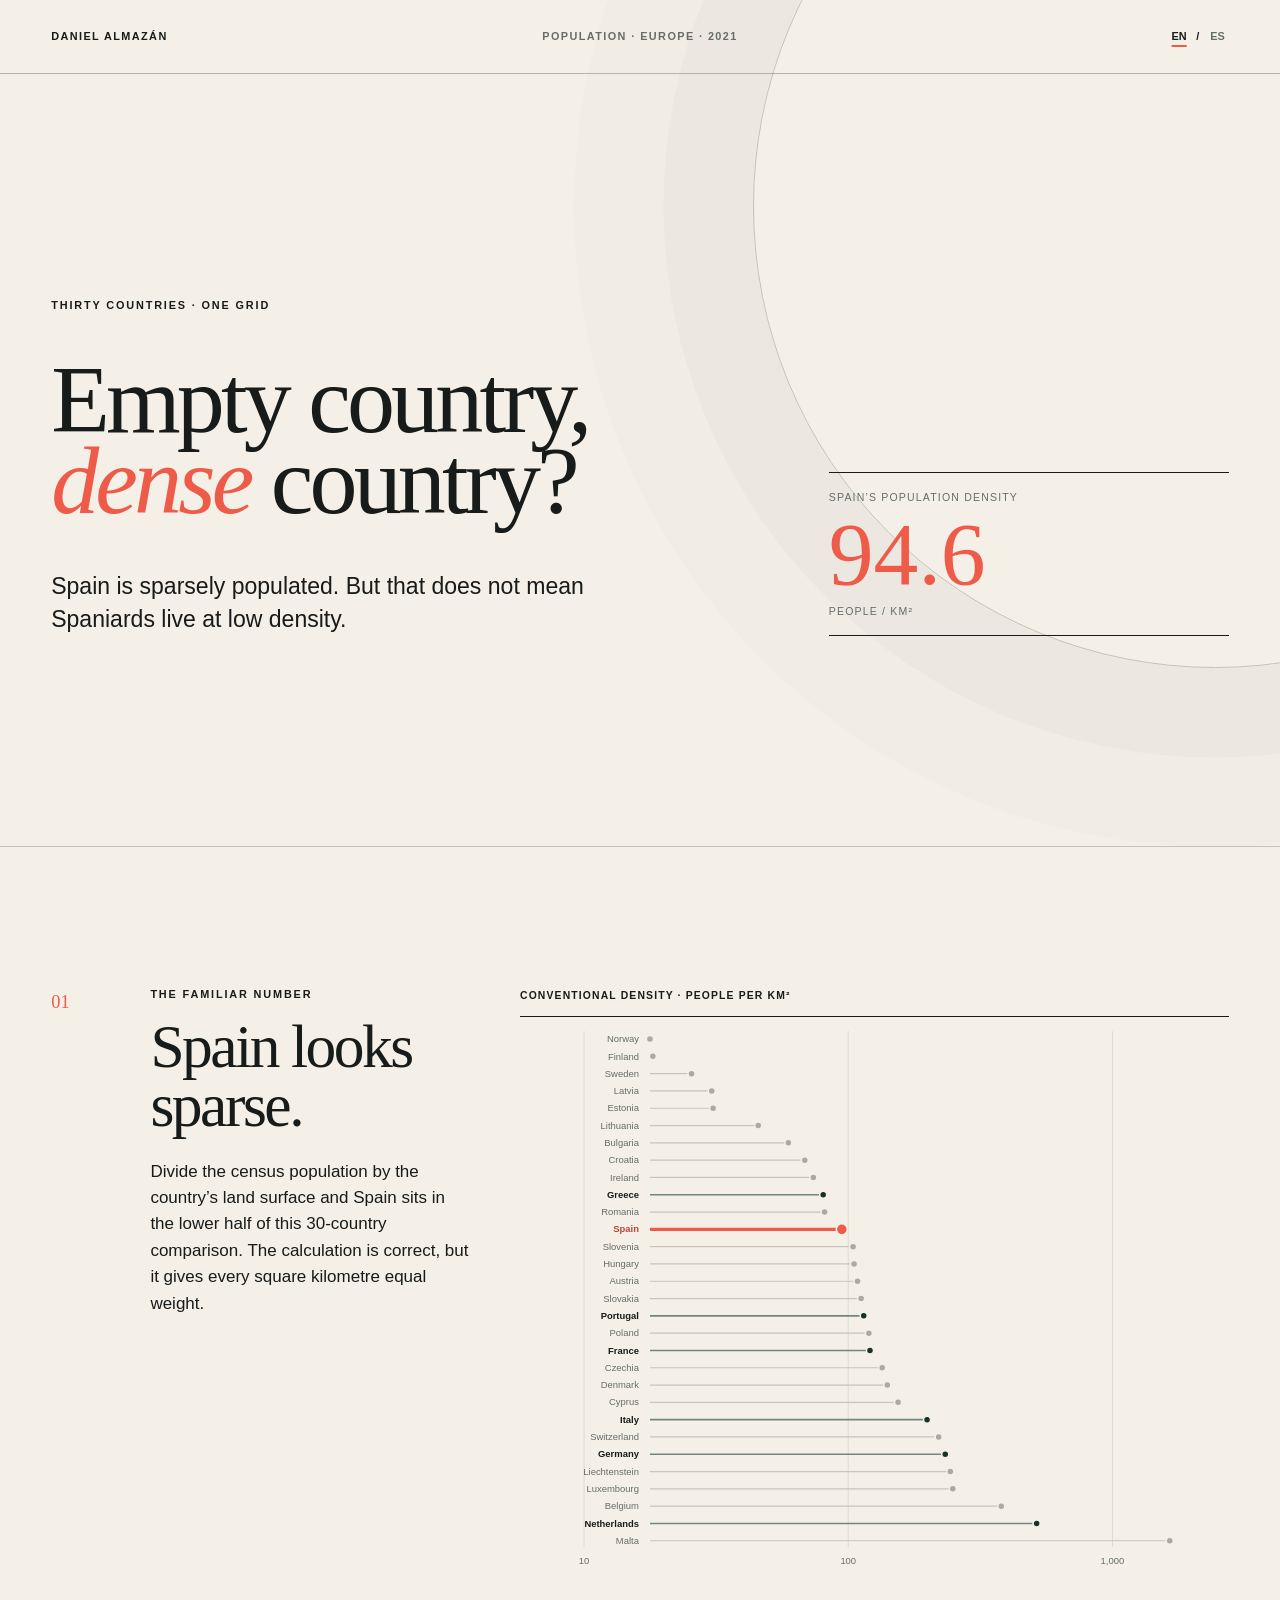
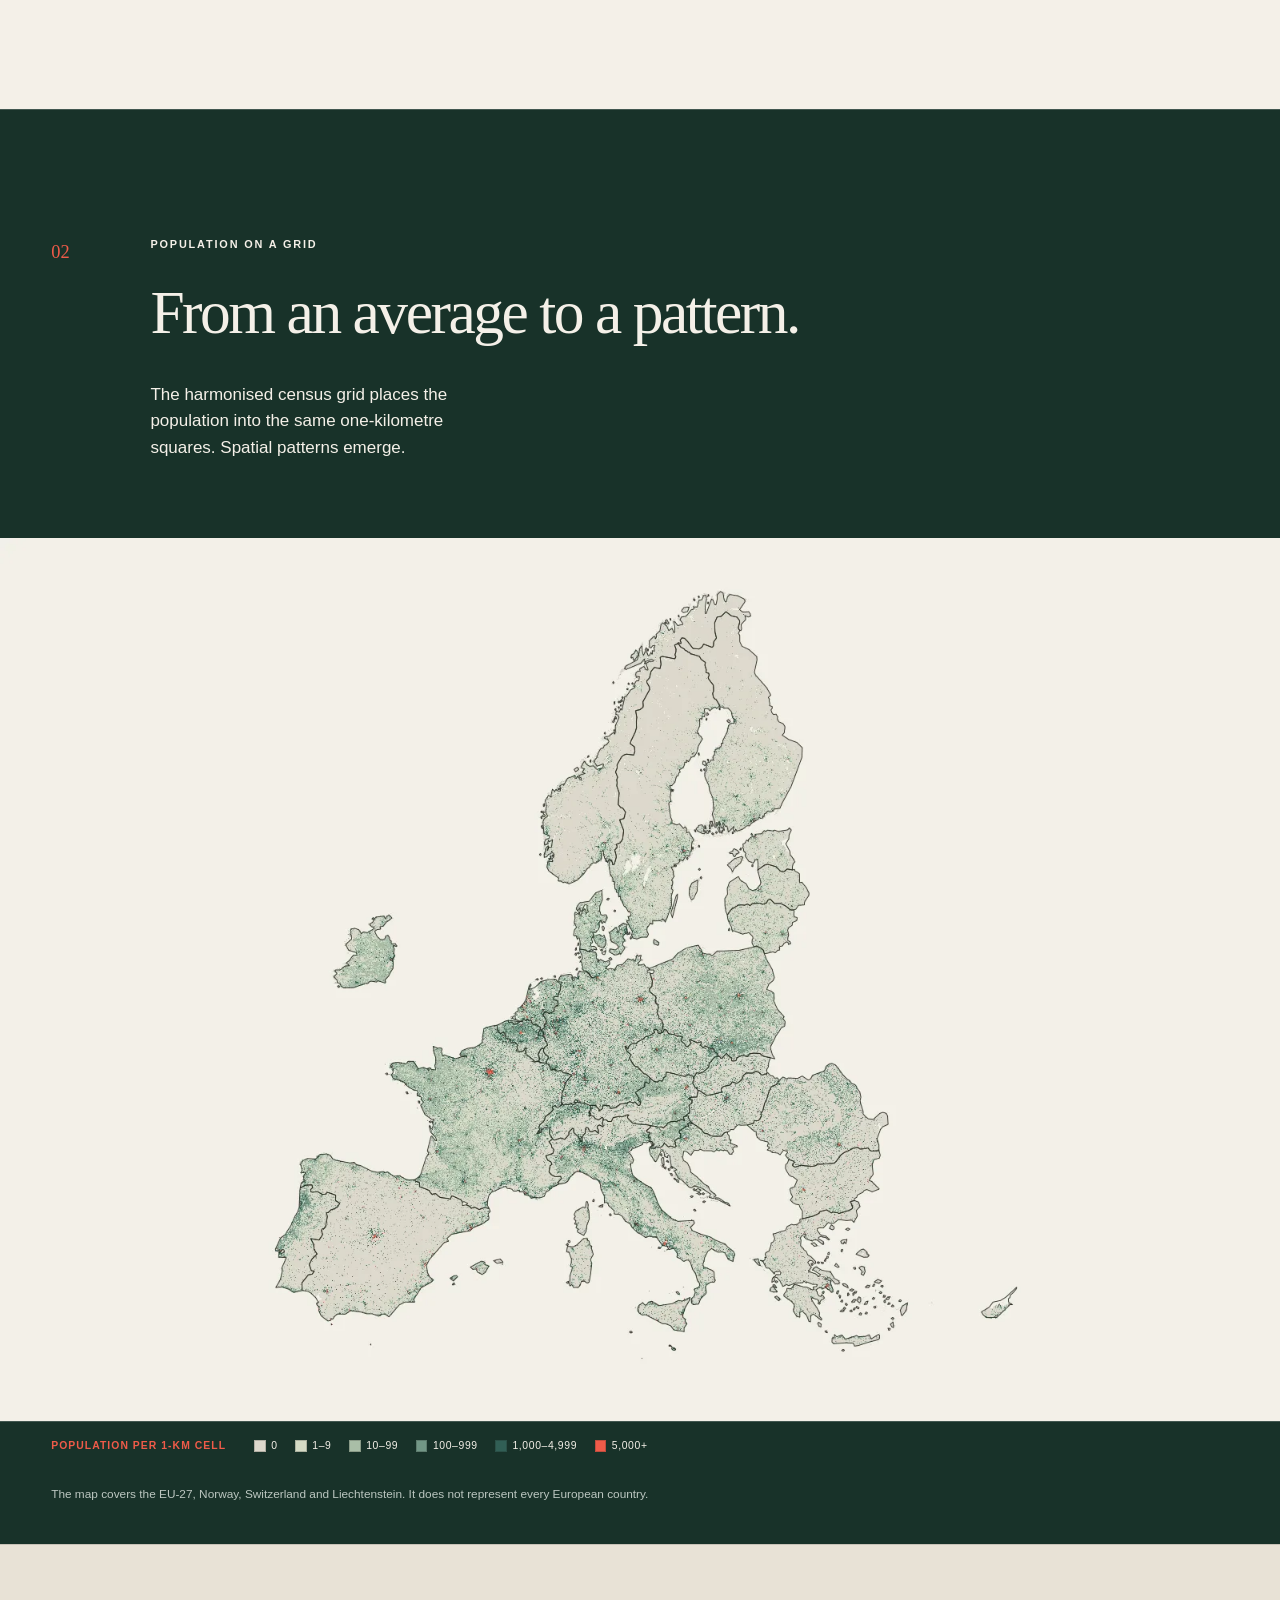
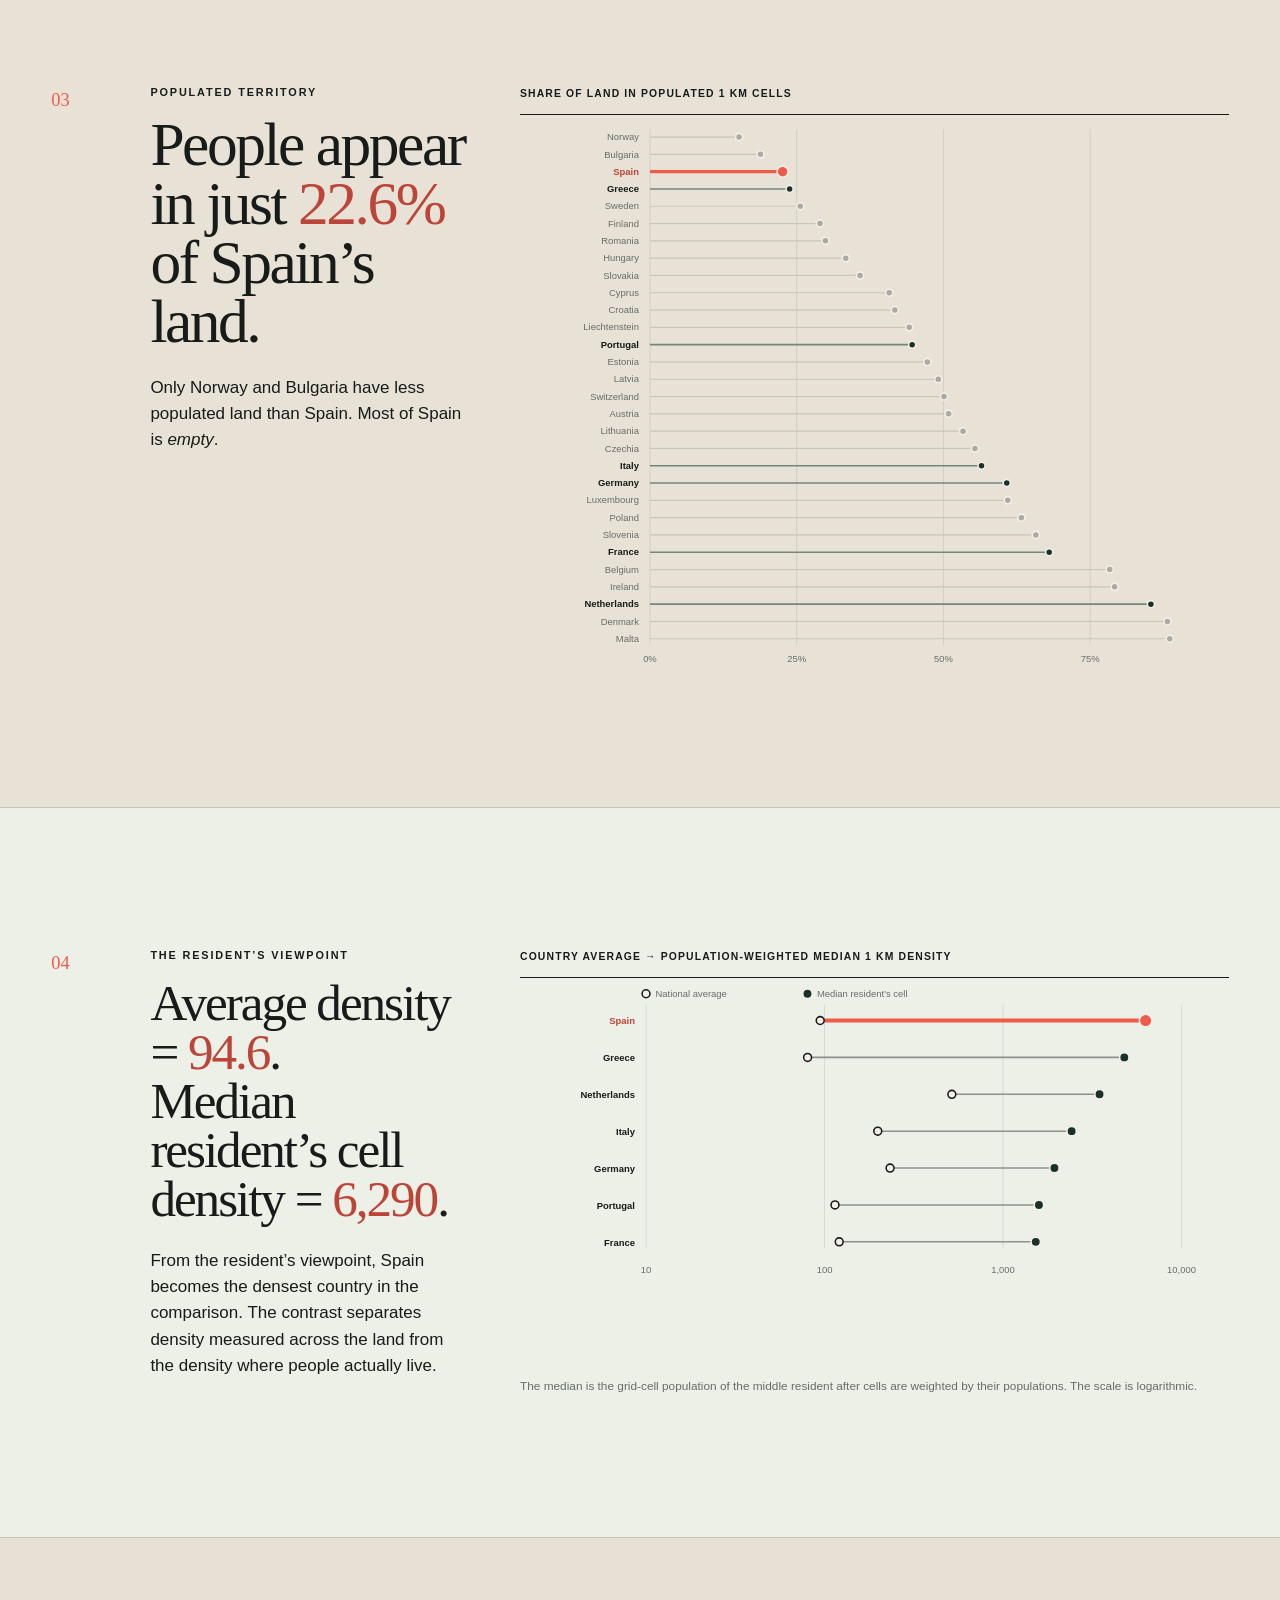
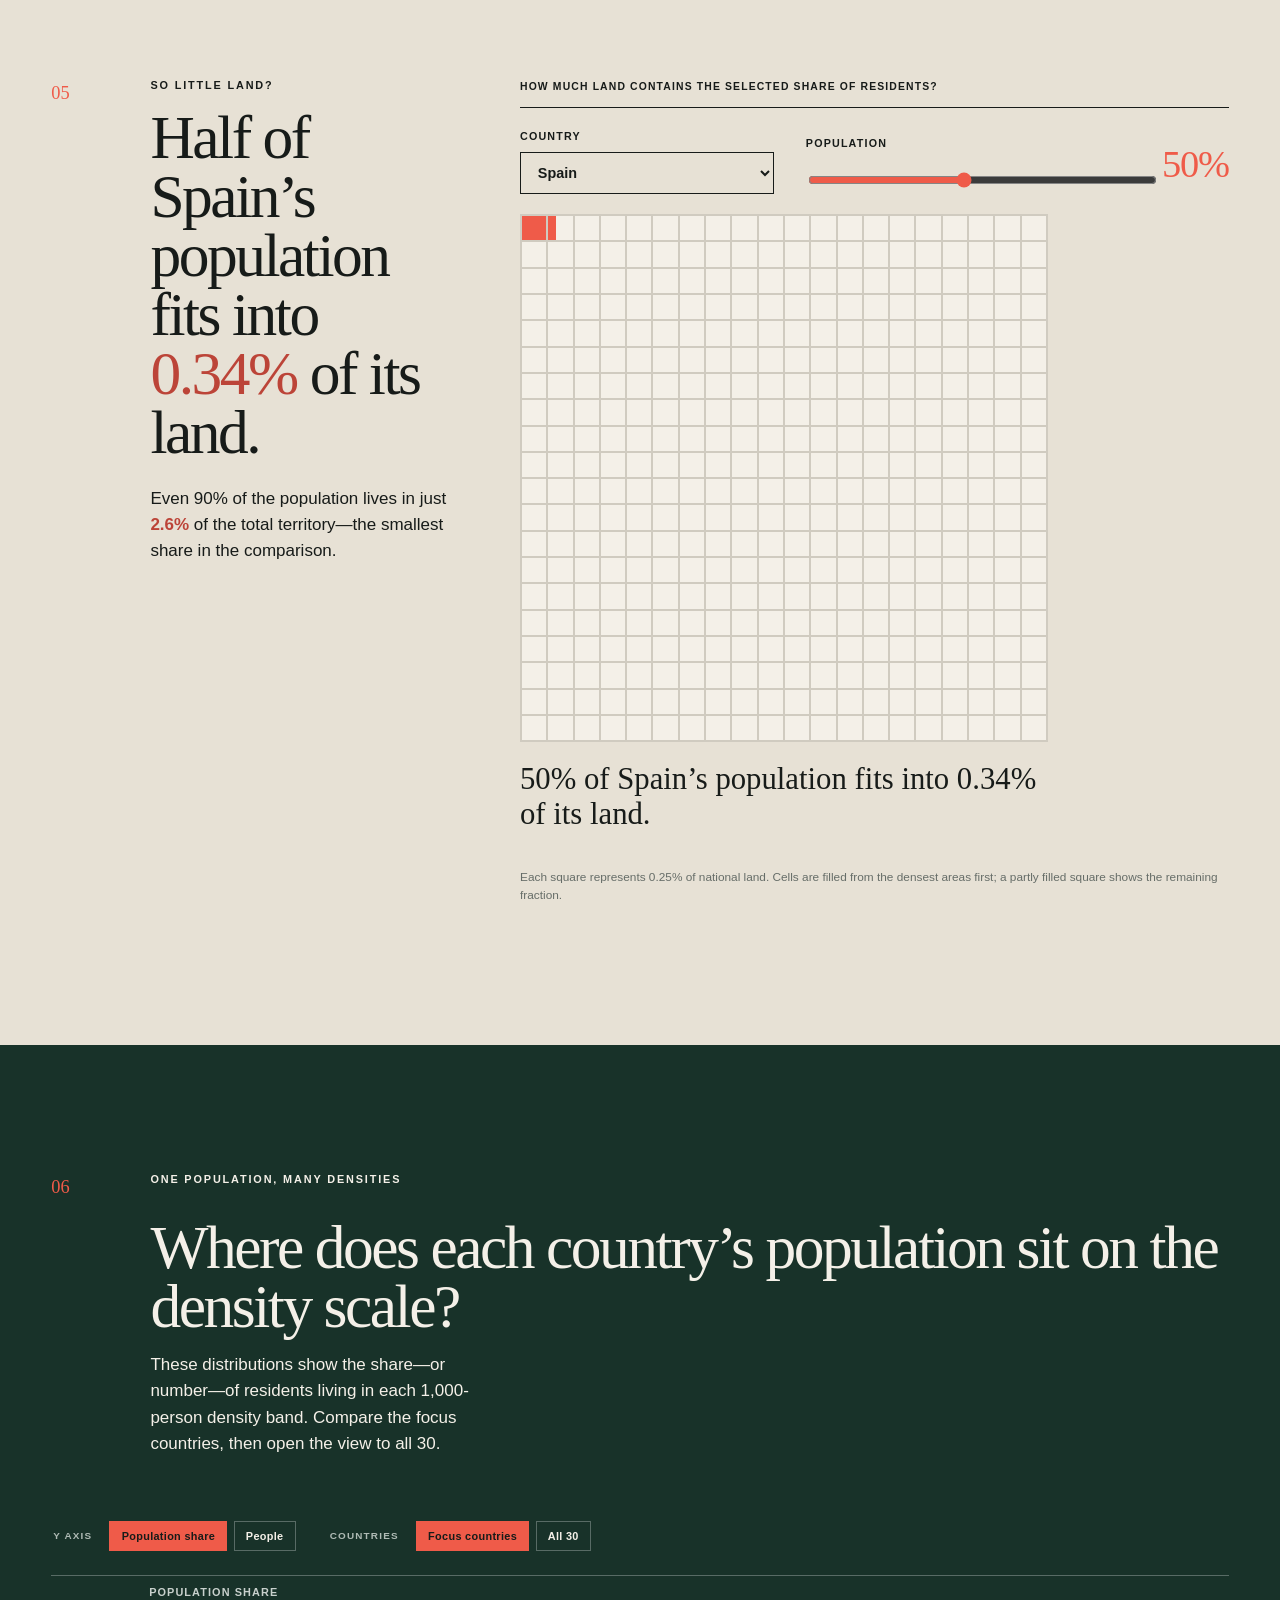
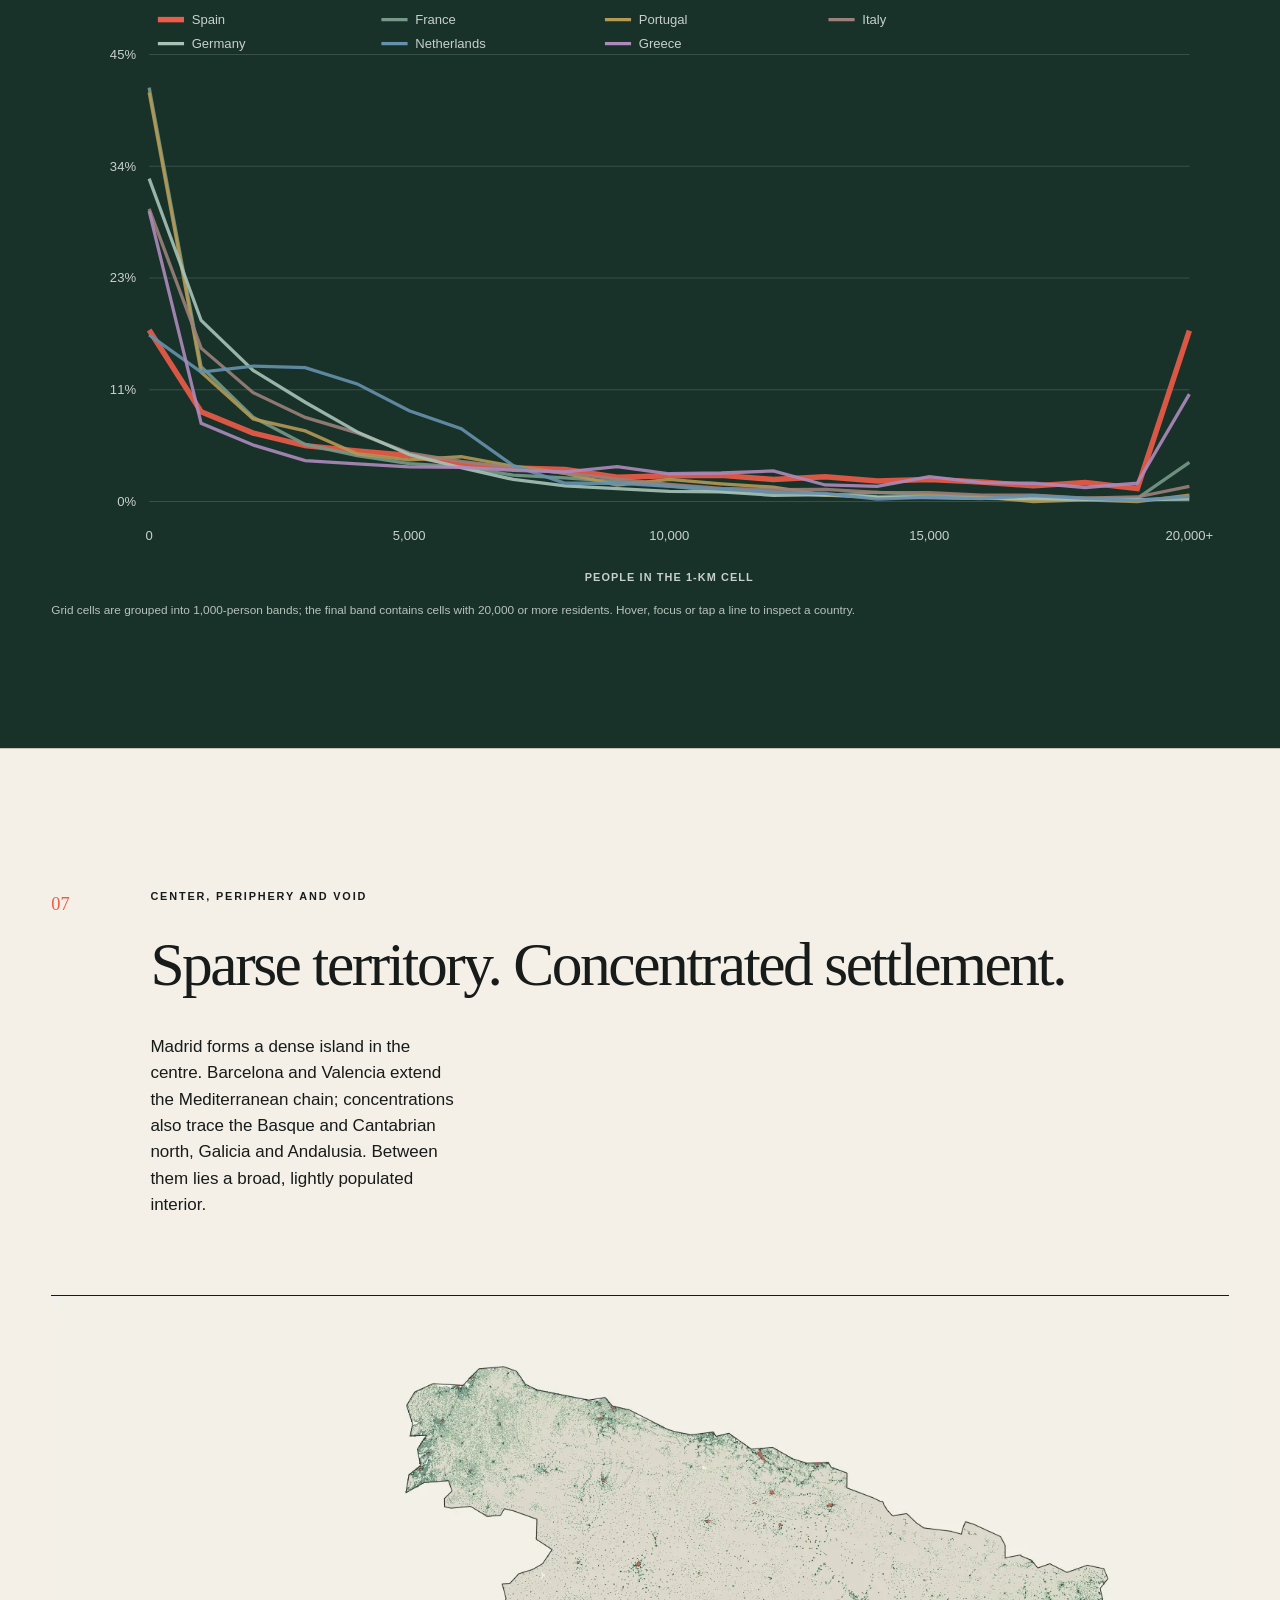
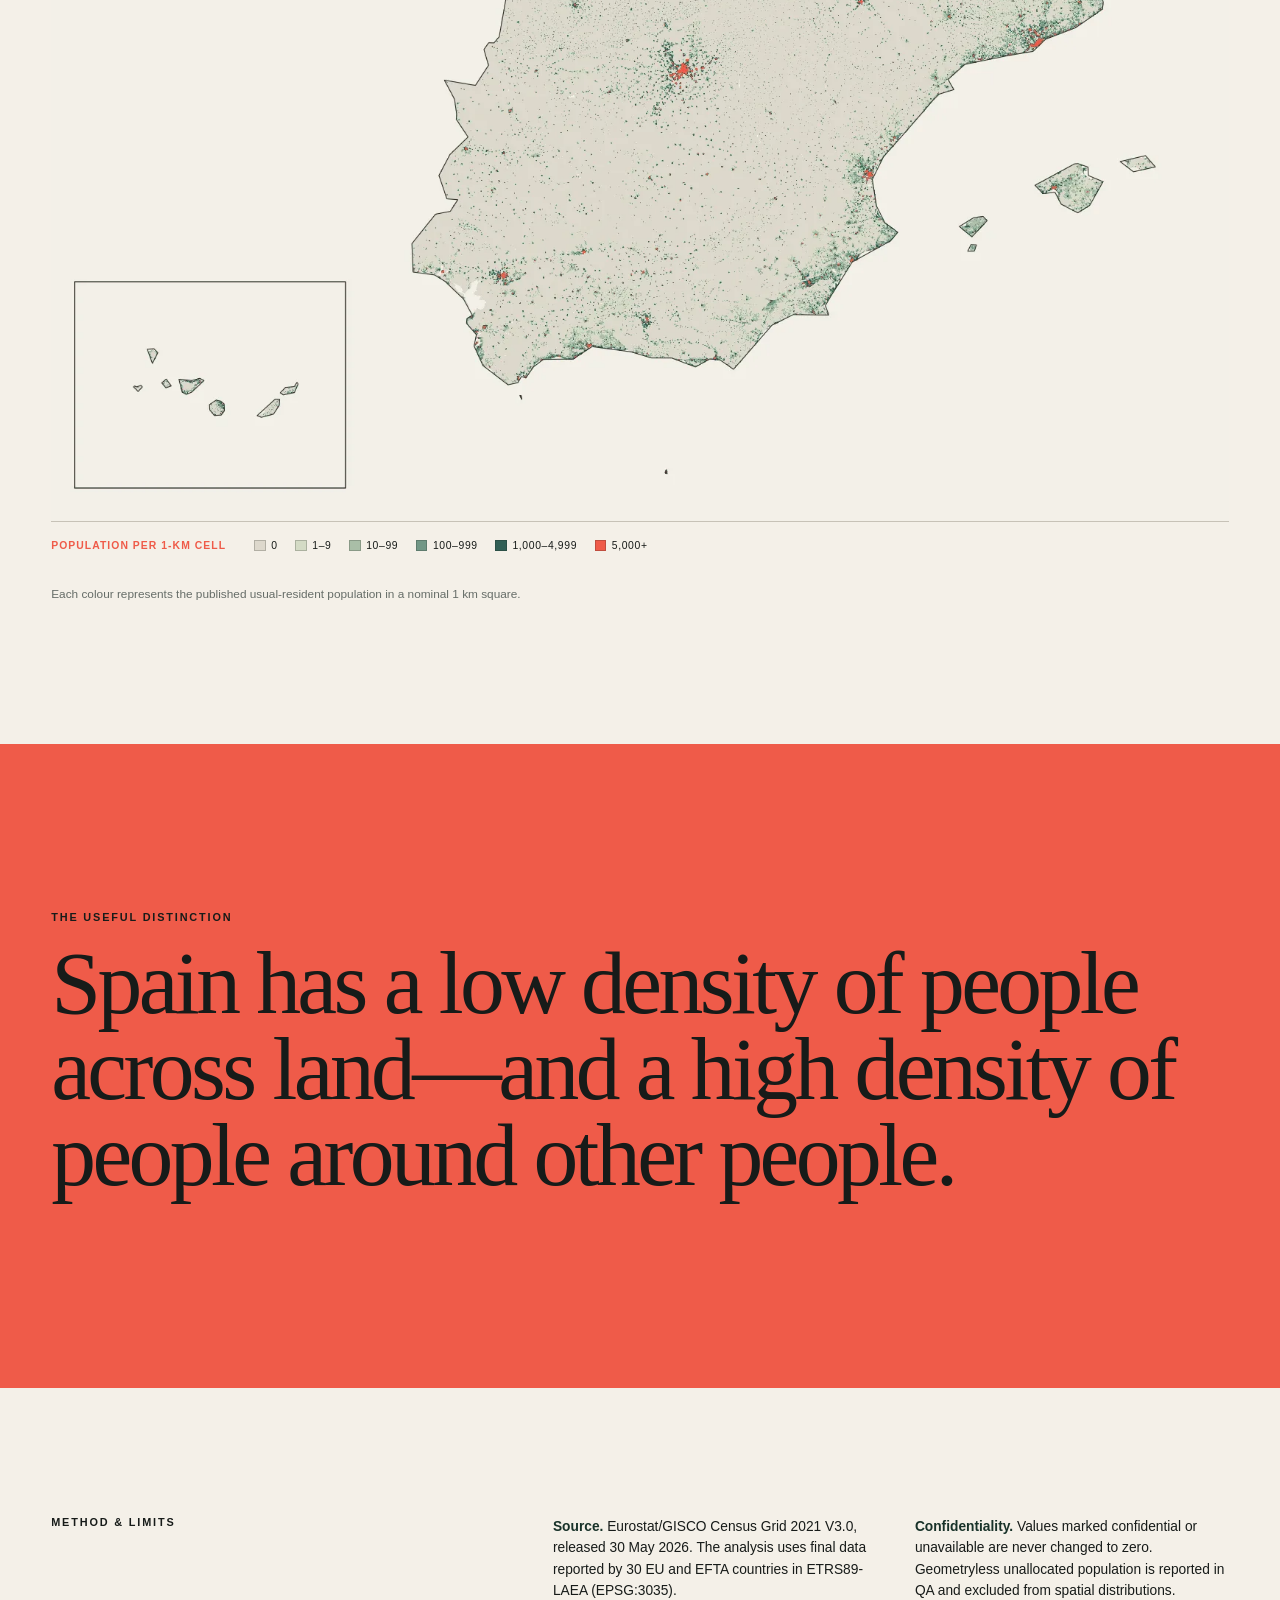
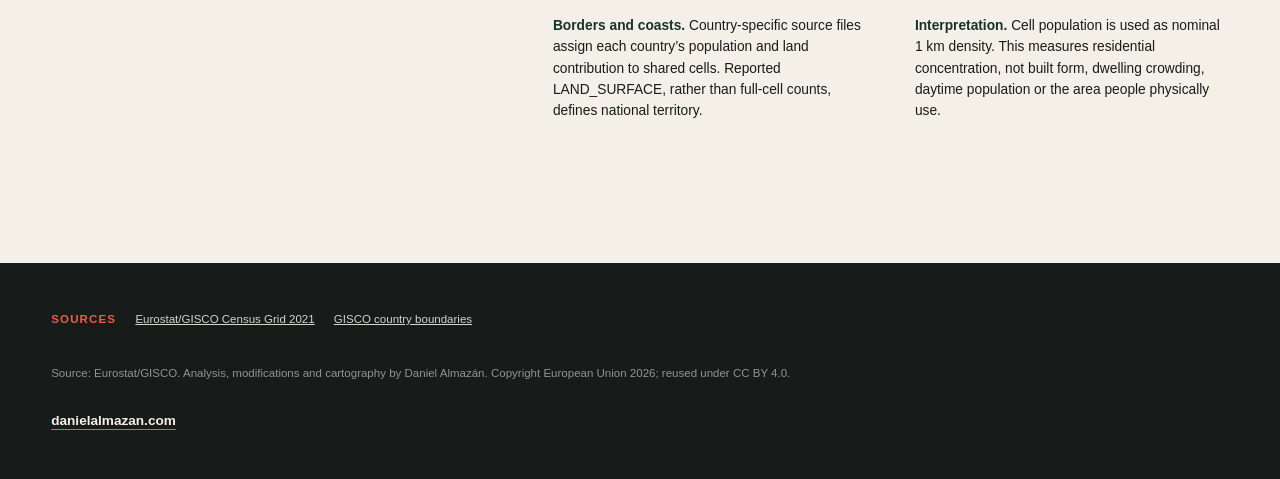
<file: site/index.html>
<!doctype html>
<html lang="en">
<head>
  <meta charset="utf-8">
  <meta name="viewport" content="width=device-width, initial-scale=1">
  <meta name="description" content="Spain looks sparsely populated, but a harmonised European grid reveals how tightly its residents are concentrated.">
  <meta property="og:title" content="Empty country, dense country?">
  <meta property="og:description" content="A grid-based comparison of population concentration across 30 European countries, with Spain as the case study.">
  <meta property="og:type" content="article">
  <meta property="og:url" content="https://danielalmazan.com/density-europe/">
  <meta property="og:image" content="https://danielalmazan.com/density-europe/assets/europe-density-1600.png">
  <link rel="canonical" href="https://danielalmazan.com/density-europe/">
  <title>Empty country, dense country?</title>
  <link rel="stylesheet" href="styles.css?v=20261114a">
  <script src="data.js?v=20260906c"></script>
  <script src="app.js?v=20260906h" defer></script>
</head>
<body>
  <a class="skip-link" href="#article" data-i18n="skip">Skip to article</a>
  <header class="masthead">
    <a href="https://danielalmazan.com/" class="home-link" aria-label="Daniel Almazán home">Daniel Almazán</a>
    <p data-i18n="meta">Population · Europe · 2021</p>
    <div class="language-switch" role="group" aria-label="Language">
      <button type="button" data-lang="en" aria-pressed="true">EN</button><span aria-hidden="true">/</span><button type="button" data-lang="es" aria-pressed="false">ES</button>
    </div>
  </header>

  <main id="article">
    <section class="hero">
      <p class="eyebrow reveal" data-i18n="heroEyebrow">Thirty countries · one grid</p>
      <h1 class="reveal" data-i18n-html="heroTitle">Empty country,<br><em>dense</em> country?</h1>
      <p class="dek reveal" data-i18n="heroDek">Spain is sparsely populated. But that does not mean Spaniards live at low density.</p>
      <div class="hero-fact reveal"><span data-i18n="heroFactLabel">Spain’s population density</span><strong id="hero-density">—</strong><small data-i18n="peopleKm">people / km²</small></div>
    </section>

    <section class="chapter" id="average">
      <div class="chapter-number">01</div>
      <div class="chapter-copy reveal">
        <p class="eyebrow" data-i18n="s1Eyebrow">The familiar number</p>
        <h2 data-i18n="s1Title">Spain looks sparse.</h2>
        <p data-i18n="s1Body">Divide the census population by the country’s land surface and Spain sits in the lower half of this 30-country comparison. The calculation is correct, but it gives every square kilometre equal weight.</p>
      </div>
      <figure class="chart-figure reveal">
        <div class="figure-kicker" data-i18n="s1Kicker">Conventional density · people per km²</div>
        <div id="density-ranking" class="ranking-chart" role="img"></div>
      </figure>
    </section>

    <section class="map-chapter dark-section" id="grid">
      <div class="map-copy reveal">
        <p class="chapter-number">02</p>
        <p class="eyebrow" data-i18n="s2Eyebrow">Population on a grid</p>
        <h2 data-i18n="s2Title">From an average to a pattern.</h2>
        <p data-i18n="s2Body">The harmonised census grid places the population into the same one-kilometre squares. Spatial patterns emerge.</p>
      </div>
      <figure class="map-figure reveal">
        <picture>
          <source type="image/webp" srcset="assets/europe-density-960.webp 960w, assets/europe-density-1600.webp 1600w, assets/europe-density-2400.webp 2400w">
          <img src="assets/europe-density-1600.png" srcset="assets/europe-density-960.png 960w, assets/europe-density-1600.png 1600w, assets/europe-density-2400.png 2400w" sizes="100vw" width="1600" height="1104" loading="lazy" alt="Population in one-kilometre grid squares across the 30 countries in the Eurostat dataset, with the densest cells concentrated around major cities and urban corridors.">
        </picture>
        <div class="map-legend" aria-label="Map legend">
          <strong data-i18n="legendTitle">Population per 1-km cell</strong>
          <span><i style="--c:#ddd8cc"></i>0</span><span><i style="--c:#d4dbc5"></i>1–9</span><span><i style="--c:#a9bea7"></i>10–99</span><span><i style="--c:#729786"></i>100–999</span><span><i style="--c:#315f55"></i><b data-i18n="legend1000">1,000–4,999</b></span><span><i style="--c:#ef5b49"></i><b data-i18n="legend5000">5,000+</b></span>
        </div>
        <figcaption data-i18n="s2Caption">The map covers the EU-27, Norway, Switzerland and Liechtenstein. It does not represent every European country.</figcaption>
      </figure>
    </section>

    <section class="chapter occupied-section" id="occupied">
      <div class="chapter-number">03</div>
      <div class="chapter-copy reveal">
        <p class="eyebrow" data-i18n="s3Eyebrow">Populated territory</p>
        <h2 data-i18n-html="s3Title">People appear in just <span id="occupied-copy">—</span> of Spain’s land.</h2>
        <p data-i18n-html="s3Body">Only Norway and Bulgaria have less populated land than Spain. Most of Spain is <em>empty</em>.</p>
      </div>
      <figure class="chart-figure reveal">
        <div class="figure-kicker" data-i18n="s3Kicker">Share of land in populated 1 km cells</div>
        <div id="occupied-ranking" class="ranking-chart" role="img"></div>
      </figure>
    </section>

    <section class="chapter resident-section" id="resident">
      <div class="chapter-number">04</div>
      <div class="chapter-copy reveal">
        <p class="eyebrow" data-i18n="s4Eyebrow">The resident’s viewpoint</p>
        <h2 data-i18n-html="s4Title">Average density = <span id="average-copy">—</span>.<br>Median resident’s cell density = <span id="median-copy">—</span>.</h2>
        <p data-i18n="s4Body">From the resident’s viewpoint, Spain becomes the densest country in the comparison. The contrast separates density measured across the land from the density where people actually live.</p>
      </div>
      <figure class="chart-figure reveal">
        <div class="figure-kicker" data-i18n="s4Kicker">Country average → population-weighted median 1 km density</div>
        <div id="resident-dumbbell" class="dumbbell-chart" role="img"></div>
        <figcaption data-i18n="s4Caption">The median is the grid-cell population of the middle resident after cells are weighted by their populations. The scale is logarithmic.</figcaption>
      </figure>
    </section>

    <section class="chapter concentration-section" id="concentration">
      <div class="chapter-number">05</div>
      <div class="chapter-copy reveal">
        <p class="eyebrow" data-i18n="s5Eyebrow">So little land?</p>
        <h2 data-i18n-html="s5Title">Half of Spain’s population fits into <span id="half-copy">—</span> of its land.</h2>
        <p data-i18n-html="s5Body">Even 90% of the population lives in just <strong id="ninety-copy">—</strong> of the total territory—the smallest share in the comparison.</p>
      </div>
      <figure class="chart-figure land-grid-figure reveal">
        <div class="figure-kicker" data-i18n="s5Kicker">How much land contains the selected share of residents?</div>
        <div class="land-grid-controls">
          <label><span data-i18n="countryLabel">Country</span><select id="land-country"></select></label>
          <label class="population-control"><span data-i18n="populationLabel">Population</span><input id="population-target" type="range" min="10" max="100" step="10" value="50"><output id="population-target-output" for="population-target">50%</output></label>
        </div>
        <div id="land-grid" class="land-grid" role="img"></div>
        <p id="land-grid-text" class="dynamic-chart-text" aria-live="polite"></p>
        <figcaption data-i18n="s5Caption">Each square represents 0.25% of national land. Cells are filled from the densest areas first; a partly filled square shows the remaining fraction.</figcaption>
      </figure>
    </section>

    <section class="distribution-section dark-section" id="distribution">
      <div class="distribution-copy reveal">
        <p class="chapter-number">06</p>
        <p class="eyebrow" data-i18n="s6Eyebrow">One population, many densities</p>
        <h2 data-i18n="s6Title">Where does each country’s population sit on the density scale?</h2>
        <p data-i18n="s6Body">These distributions show the share—or number—of residents living in each 1,000-person density band. Compare the focus countries, then open the view to all 30.</p>
      </div>
      <figure class="distribution-figure reveal">
        <div class="distribution-controls">
          <fieldset><legend data-i18n="yAxisLabel">Y axis</legend><button type="button" data-mode="share" aria-pressed="true" data-i18n="shareMode">Population share</button><button type="button" data-mode="absolute" aria-pressed="false" data-i18n="absoluteMode">People</button></fieldset>
          <fieldset><legend data-i18n="countriesLabel">Countries</legend><button type="button" data-scope="focus" aria-pressed="true" data-i18n="focusMode">Focus countries</button><button type="button" data-scope="all" aria-pressed="false" data-i18n="allMode">All 30</button></fieldset>
        </div>
        <div id="density-distribution" class="distribution-chart" role="img"></div>
        <figcaption data-i18n="s6Caption">Grid cells are grouped into 1,000-person bands; the final band contains cells with 20,000 or more residents. Hover, focus or tap a line to inspect a country.</figcaption>
      </figure>
    </section>

    <section class="spain-section" id="spain">
      <div class="spain-copy reveal">
        <p class="chapter-number">07</p>
        <p class="eyebrow" data-i18n="s7Eyebrow">Center, periphery and void</p>
        <h2 data-i18n="s7Title">Sparse territory. Concentrated settlement.</h2>
        <p data-i18n="s7Body">Madrid forms a dense island in the centre. Barcelona and Valencia extend the Mediterranean chain; concentrations also trace the Basque and Cantabrian north, Galicia and Andalusia. Between them lies a broad, lightly populated interior.</p>
      </div>
      <figure class="spain-map reveal">
        <picture>
          <source type="image/webp" srcset="assets/spain-density-960.webp 960w, assets/spain-density-1600.webp 1600w, assets/spain-density-2400.webp 2400w">
          <img src="assets/spain-density-1600.png" srcset="assets/spain-density-960.png 960w, assets/spain-density-1600.png 1600w, assets/spain-density-2400.png 2400w" sizes="100vw" width="1600" height="1120" loading="lazy" alt="One-kilometre population grid of Spain, including a Canary Islands inset, showing dense cells around Madrid, Barcelona, Valencia, the north coast, Galicia and Andalusia and sparse cells across much of the interior.">
        </picture>
        <div class="map-legend" aria-label="Map legend">
          <strong data-i18n="legendTitle">Population per 1-km cell</strong>
          <span><i style="--c:#ddd8cc"></i>0</span><span><i style="--c:#d4dbc5"></i>1–9</span><span><i style="--c:#a9bea7"></i>10–99</span><span><i style="--c:#729786"></i>100–999</span><span><i style="--c:#315f55"></i><b data-i18n="legend1000">1,000–4,999</b></span><span><i style="--c:#ef5b49"></i><b data-i18n="legend5000">5,000+</b></span>
        </div>
        <figcaption data-i18n="s7Caption">Each colour represents the published usual-resident population in a nominal 1 km square.</figcaption>
      </figure>
    </section>

    <section class="takeaway">
      <p class="eyebrow" data-i18n="takeEyebrow">The useful distinction</p>
      <h2 data-i18n="takeTitle">Spain has a low density of people across land—and a high density of people around other people.</h2>
    </section>

    <section class="methods" id="methods">
      <div><p class="eyebrow" data-i18n="methodsEyebrow">Method & limits</p></div>
      <div class="methods-copy">
        <p data-i18n-html="method1"><strong>Source.</strong> Eurostat/GISCO Census Grid 2021 V3.0, released 30 May 2026. The analysis uses final data reported by 30 EU and EFTA countries in ETRS89-LAEA (EPSG:3035).</p>
        <p data-i18n-html="method2"><strong>Borders and coasts.</strong> Country-specific source files assign each country’s population and land contribution to shared cells. Reported LAND_SURFACE, rather than full-cell counts, defines national territory.</p>
        <p data-i18n-html="method3"><strong>Confidentiality.</strong> Values marked confidential or unavailable are never changed to zero. Geometryless unallocated population is reported in QA and excluded from spatial distributions.</p>
        <p data-i18n-html="method4"><strong>Interpretation.</strong> Cell population is used as nominal 1 km density. This measures residential concentration, not built form, dwelling crowding, daytime population or the area people physically use.</p>
      </div>
    </section>

  </main>

  <footer>
    <div class="source-block"><span data-i18n="sources">Sources</span><a href="https://ec.europa.eu/eurostat/web/gisco/geodata/population-distribution/population-grids">Eurostat/GISCO Census Grid 2021</a><a href="https://ec.europa.eu/eurostat/web/gisco/geodata/administrative-units/countries">GISCO country boundaries</a></div>
    <div class="support-slot" data-dani-support data-project-en="Empty country, dense country?" data-project-es="¿País vacío, país denso?"></div>
    <p data-i18n="copyright">Source: Eurostat/GISCO. Analysis, modifications and cartography by Daniel Almazán. Copyright European Union 2026; reused under CC BY 4.0.</p>
    <a class="footer-home" href="https://danielalmazan.com/" data-i18n="backHome">danielalmazan.com</a>
  </footer>
<script src="https://danielalmazan.com/assets/site-footer/v1/site-footer.js" defer></script>
<!-- Cloudflare Web Analytics -->
<script id="cf-analytics-loader">
(() => {
  try {
    if (localStorage.getItem("exclude_cf_analytics") === "1") return;
  } catch { /* Storage unavailable: retain normal analytics. */ }
  if (document.querySelector('script[src^="https://static.cloudflareinsights.com/beacon.min.js"]')) return;
  const beacon = document.createElement("script");
  beacon.type = "module";
  beacon.src = "https://static.cloudflareinsights.com/beacon.min.js";
  beacon.setAttribute("data-cf-beacon", '{"token": "7e557ad432574707b8ba15bdd75c688e"}');
  document.body.appendChild(beacon);
})();
</script>
<!-- End Cloudflare Web Analytics -->
</body>
</html>
</file>
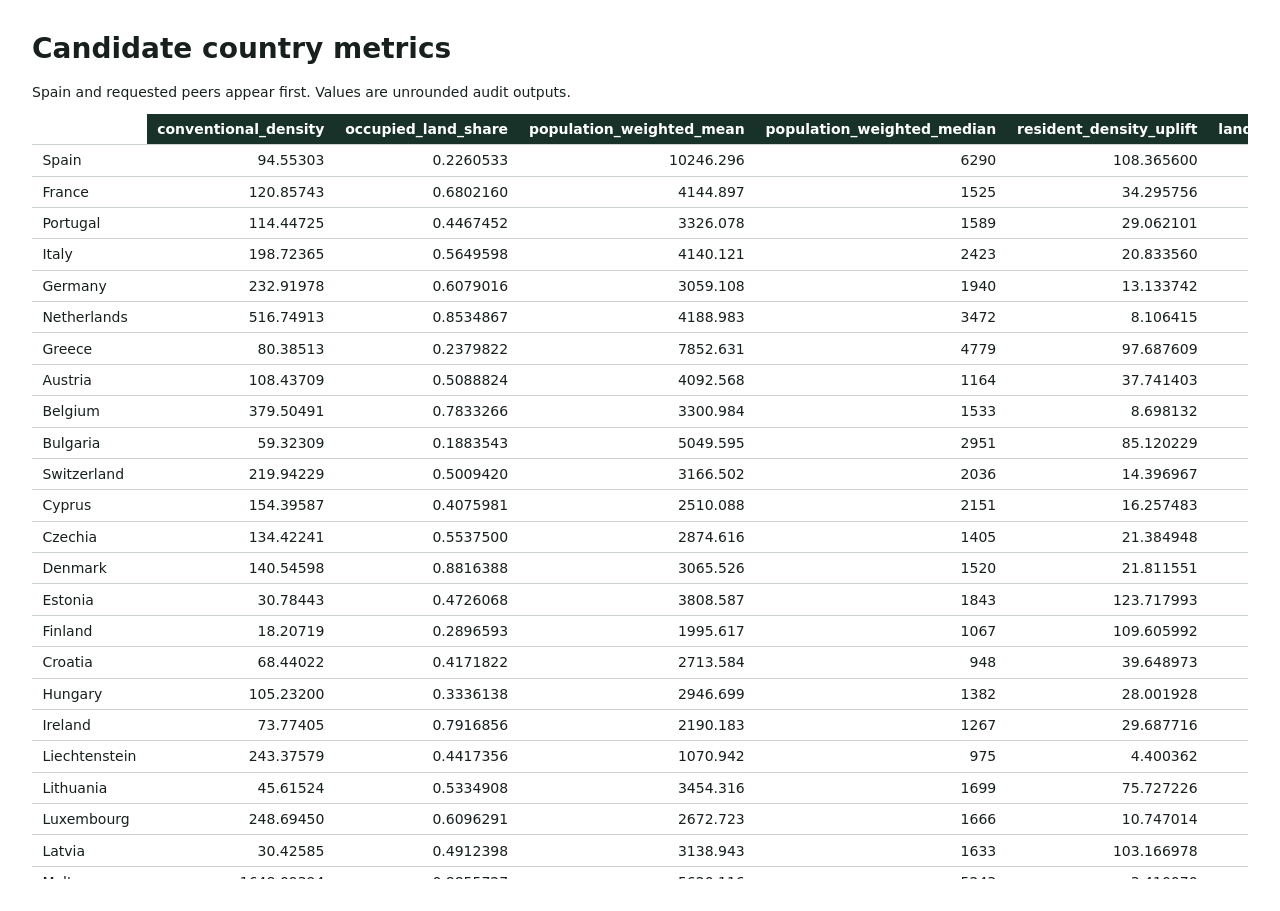
<file: output/qa/candidate_metrics.html>
<!doctype html><html lang='en'><head><meta charset='utf-8'><meta name='viewport' content='width=device-width,initial-scale=1'>
<title>Candidate metrics QA</title><style>body{font:14px system-ui;margin:2rem;color:#17201d}table{border-collapse:collapse;white-space:nowrap}th,td{padding:.45rem .65rem;border-bottom:1px solid #ccd2ce;text-align:right}th:first-child,td:first-child{text-align:left;position:sticky;left:0;background:white}thead{position:sticky;top:0;background:#183229;color:white}div{overflow:auto;max-height:85vh}</style></head><body>
<h1>Candidate country metrics</h1><p>Spain and requested peers appear first. Values are unrounded audit outputs.</p><div><table><thead><tr>
<th>country</th><th>conventional_density</th><th>occupied_land_share</th><th>population_weighted_mean</th><th>population_weighted_median</th><th>resident_density_uplift</th><th>land_for_50pct_population</th><th>land_for_90pct_population</th><th>land_weighted_gini</th><th>allocated_population_share</th><th>missing_t_cells</th><th>populated_zero_land</th>
</tr></thead><tbody>
<tr><td>Spain</td><td>  94.55303</td><td>0.2260533</td><td>10246.296</td><td>6290</td><td>108.365600</td><td>0.003355365</td><td>0.02566154</td><td>0.9799054</td><td>1.0000000</td><td>0</td><td> 0</td></tr>
<tr><td>France</td><td> 120.85743</td><td>0.6802160</td><td> 4144.897</td><td>1525</td><td> 34.295756</td><td>0.014206109</td><td>0.15118003</td><td>0.8970037</td><td>0.9981502</td><td>0</td><td> 4</td></tr>
<tr><td>Portugal</td><td> 114.44725</td><td>0.4467452</td><td> 3326.078</td><td>1589</td><td> 29.062101</td><td>0.013606998</td><td>0.12140230</td><td>0.9192813</td><td>1.0000000</td><td>0</td><td> 0</td></tr>
<tr><td>Italy</td><td> 198.72365</td><td>0.5649598</td><td> 4140.121</td><td>2423</td><td> 20.833560</td><td>0.018137779</td><td>0.12036986</td><td>0.9125835</td><td>0.9983704</td><td>0</td><td> 0</td></tr>
<tr><td>Germany</td><td> 232.91978</td><td>0.6079016</td><td> 3059.108</td><td>1940</td><td> 13.133742</td><td>0.029474177</td><td>0.16361148</td><td>0.8782936</td><td>1.0000000</td><td>0</td><td> 0</td></tr>
<tr><td>Netherlands</td><td> 516.74913</td><td>0.8534867</td><td> 4188.983</td><td>3472</td><td>  8.106415</td><td>0.044848181</td><td>0.17461299</td><td>0.8497423</td><td>1.0000000</td><td>0</td><td>13</td></tr>
<tr><td>Greece</td><td>  80.38513</td><td>0.2379822</td><td> 7852.631</td><td>4779</td><td> 97.687609</td><td>0.003525689</td><td>0.04769415</td><td>0.9695707</td><td>0.9962841</td><td>0</td><td> 0</td></tr>
<tr><td>Austria</td><td> 108.43709</td><td>0.5088824</td><td> 4092.568</td><td>1164</td><td> 37.741403</td><td>0.015369863</td><td>0.15380581</td><td>0.8995887</td><td>1.0000000</td><td>0</td><td> 0</td></tr>
<tr><td>Belgium</td><td> 379.50491</td><td>0.7833266</td><td> 3300.984</td><td>1533</td><td>  8.698132</td><td>0.054579867</td><td>0.30267029</td><td>0.7825124</td><td>0.9991420</td><td>0</td><td> 0</td></tr>
<tr><td>Bulgaria</td><td>  59.32309</td><td>0.1883543</td><td> 5049.595</td><td>2951</td><td> 85.120229</td><td>0.004092979</td><td>0.04328403</td><td>0.9715205</td><td>0.9910736</td><td>0</td><td> 0</td></tr>
<tr><td>Switzerland</td><td> 219.94229</td><td>0.5009420</td><td> 3166.502</td><td>2036</td><td> 14.396967</td><td>0.026256007</td><td>0.13335162</td><td>0.8992749</td><td>1.0000000</td><td>0</td><td> 0</td></tr>
<tr><td>Cyprus</td><td> 154.39587</td><td>0.4075981</td><td> 2510.088</td><td>2151</td><td> 16.257483</td><td>0.020800804</td><td>0.09546806</td><td>0.9237922</td><td>1.0000000</td><td>0</td><td> 0</td></tr>
<tr><td>Czechia</td><td> 134.42241</td><td>0.5537500</td><td> 2874.616</td><td>1405</td><td> 21.384948</td><td>0.018417847</td><td>0.15892886</td><td>0.8932187</td><td>1.0000000</td><td>0</td><td> 0</td></tr>
<tr><td>Denmark</td><td> 140.54598</td><td>0.8816388</td><td> 3065.526</td><td>1520</td><td> 21.811551</td><td>0.020630637</td><td>0.15662111</td><td>0.8764340</td><td>0.9976399</td><td>0</td><td> 4</td></tr>
<tr><td>Estonia</td><td>  30.78443</td><td>0.4726068</td><td> 3808.587</td><td>1843</td><td>123.717993</td><td>0.003114247</td><td>0.05854374</td><td>0.9554952</td><td>1.0000000</td><td>0</td><td> 0</td></tr>
<tr><td>Finland</td><td>  18.20719</td><td>0.2896593</td><td> 1995.617</td><td>1067</td><td>109.605992</td><td>0.003592169</td><td>0.04597144</td><td>0.9676191</td><td>0.9885563</td><td>0</td><td> 0</td></tr>
<tr><td>Croatia</td><td>  68.44022</td><td>0.4171822</td><td> 2713.584</td><td> 948</td><td> 39.648973</td><td>0.011768017</td><td>0.12391184</td><td>0.9202130</td><td>1.0000000</td><td>0</td><td> 0</td></tr>
<tr><td>Hungary</td><td> 105.23200</td><td>0.3336138</td><td> 2946.699</td><td>1382</td><td> 28.001928</td><td>0.015978549</td><td>0.09545373</td><td>0.9313497</td><td>1.0000000</td><td>0</td><td> 0</td></tr>
<tr><td>Ireland</td><td>  73.77405</td><td>0.7916856</td><td> 2190.183</td><td>1267</td><td> 29.687716</td><td>0.011849656</td><td>0.28906323</td><td>0.8418262</td><td>1.0000000</td><td>0</td><td> 0</td></tr>
<tr><td>Liechtenstein</td><td> 243.37579</td><td>0.4417356</td><td> 1070.942</td><td> 975</td><td>  4.400362</td><td>0.081881020</td><td>0.21197185</td><td>0.8042072</td><td>1.0000000</td><td>0</td><td> 0</td></tr>
<tr><td>Lithuania</td><td>  45.61524</td><td>0.5334908</td><td> 3454.316</td><td>1699</td><td> 75.727226</td><td>0.004922397</td><td>0.08078287</td><td>0.9418523</td><td>1.0000000</td><td>0</td><td> 0</td></tr>
<tr><td>Luxembourg</td><td> 248.69450</td><td>0.6096291</td><td> 2672.723</td><td>1666</td><td> 10.747014</td><td>0.036148066</td><td>0.19289218</td><td>0.8596400</td><td>0.9991971</td><td>0</td><td> 0</td></tr>
<tr><td>Latvia</td><td>  30.42585</td><td>0.4912398</td><td> 3138.943</td><td>1633</td><td>103.166978</td><td>0.003466027</td><td>0.06809371</td><td>0.9491708</td><td>0.9974414</td><td>0</td><td> 0</td></tr>
<tr><td>Malta</td><td>1648.09394</td><td>0.8855727</td><td> 5620.116</td><td>5243</td><td>  3.410070</td><td>0.095331623</td><td>0.32988488</td><td>0.7282523</td><td>1.0000000</td><td>0</td><td> 0</td></tr>
<tr><td>Norway</td><td>  17.75533</td><td>0.1518343</td><td> 1998.824</td><td>1062</td><td>112.576036</td><td>0.003675436</td><td>0.03195812</td><td>0.9783880</td><td>0.9981372</td><td>0</td><td> 0</td></tr>
<tr><td>Poland</td><td> 119.66673</td><td>0.6327292</td><td> 3138.253</td><td>1244</td><td> 26.224945</td><td>0.015640833</td><td>0.20890504</td><td>0.8702806</td><td>1.0000000</td><td>0</td><td> 0</td></tr>
<tr><td>Romania</td><td>  81.35360</td><td>0.2988844</td><td> 3922.495</td><td> 887</td><td> 48.215379</td><td>0.012798624</td><td>0.12080115</td><td>0.9223546</td><td>1.0000000</td><td>0</td><td> 0</td></tr>
<tr><td>Sweden</td><td>  25.51015</td><td>0.2560853</td><td> 2879.322</td><td>1643</td><td>112.869663</td><td>0.003456374</td><td>0.03671915</td><td>0.9719932</td><td>0.9982926</td><td>0</td><td> 0</td></tr>
<tr><td>Slovenia</td><td> 104.31164</td><td>0.6573851</td><td> 1826.334</td><td> 629</td><td> 17.508441</td><td>0.027662251</td><td>0.25497122</td><td>0.8360698</td><td>1.0000000</td><td>0</td><td> 0</td></tr>
<tr><td>Slovakia</td><td> 111.89638</td><td>0.3579798</td><td> 2785.447</td><td>1154</td><td> 24.893096</td><td>0.017604986</td><td>0.11421594</td><td>0.9194937</td><td>1.0000000</td><td>0</td><td> 0</td></tr>
</tbody></table></div></body></html>
</file>
<file: site/styles.css>
:root {
  --paper:#f4f0e8;
  --paper-deep:#e8e2d6;
  --ink:#171b19;
  --muted:#666d68;
  --line:#c7c2b7;
  --deep:#183229;
  --green:#315f55;
  --accent:#ef5b49;
  --gold:#b49a55;
  --display:"Iowan Old Style","Baskerville","Palatino Linotype",serif;
  --sans:"Avenir Next","Avenir","Helvetica Neue",sans-serif;
  --gutter:clamp(1.15rem,4vw,4.8rem);
}
*{box-sizing:border-box}
html{scroll-behavior:smooth}
body{margin:0;background:var(--paper);color:var(--ink);font-family:var(--sans);font-size:17px;line-height:1.55;text-rendering:optimizeLegibility;overflow-x:hidden}
a{color:inherit}
.skip-link{position:fixed;top:-6rem;left:1rem;z-index:100;padding:.7rem 1rem;background:var(--ink);color:#fff}
.skip-link:focus{top:1rem}
.masthead{position:absolute;inset:0 0 auto;z-index:10;min-height:4.6rem;padding:0 var(--gutter);display:grid;grid-template-columns:1fr auto 1fr;align-items:center;border-bottom:1px solid color-mix(in srgb,var(--ink),transparent 72%);font-size:.68rem;font-weight:700;letter-spacing:.13em;text-transform:uppercase}
.masthead p{margin:0;color:var(--muted)}
.home-link{text-decoration:none;justify-self:start}
.language-switch{justify-self:end;display:flex;align-items:center;gap:.35rem}
.language-switch button{border:0;padding:.55rem .25rem;background:transparent;color:var(--muted);font:inherit;cursor:pointer}
.language-switch button[aria-pressed="true"]{color:var(--ink);text-decoration:underline;text-decoration-color:var(--accent);text-decoration-thickness:2px;text-underline-offset:.32rem}
button:focus-visible,[tabindex="0"]:focus-visible{outline:3px solid var(--accent);outline-offset:3px}
.hero{min-height:94vh;padding:clamp(9rem,16vw,14rem) var(--gutter) clamp(5rem,9vw,8rem);position:relative;display:grid;grid-template-columns:minmax(0,1fr) minmax(14rem,25rem);align-content:center;gap:2rem 5vw;overflow:hidden}
.hero::before{content:"";position:absolute;width:min(72vw,65rem);aspect-ratio:1;right:-31vw;top:-20vw;border:1px solid var(--line);border-radius:50%;box-shadow:0 0 0 7vw rgba(23,27,25,.018),0 0 0 14vw rgba(23,27,25,.012);pointer-events:none}
.hero>.eyebrow,.hero>h1,.hero>.dek{grid-column:1;position:relative;z-index:1}
.hero>.eyebrow{align-self:end}
.eyebrow{margin:0 0 1rem;font-size:.68rem;line-height:1.2;font-weight:800;letter-spacing:.17em;text-transform:uppercase}
h1,h2{font-family:var(--display);font-weight:500;letter-spacing:-.04em}
h1{margin:0;font-size:clamp(3.8rem,7.5vw,8.7rem);line-height:.84;max-width:82rem}
h1 em{color:var(--accent);font-weight:400}
.dek{max-width:35rem;margin:1rem 0 0;font-size:clamp(1.08rem,1.8vw,1.45rem);line-height:1.45}
.hero-fact{grid-column:2;grid-row:1/4;align-self:end;position:relative;z-index:1;padding:1rem 0;border-top:1px solid var(--ink);border-bottom:1px solid var(--ink)}
.hero-fact span,.hero-fact small{display:block;color:var(--muted);font-size:.66rem;letter-spacing:.11em;text-transform:uppercase}
.hero-fact strong{display:block;margin:.25rem 0;font-family:var(--display);font-size:clamp(4rem,7vw,8rem);font-weight:500;line-height:1;color:var(--accent)}
.chapter{padding:clamp(6rem,11vw,11rem) var(--gutter);display:grid;grid-template-columns:3rem minmax(17rem,.62fr) minmax(28rem,1.38fr);gap:2rem 4vw;border-top:1px solid var(--line);position:relative}
.chapter-number{margin:0;color:var(--accent);font-family:var(--display);font-size:1.15rem}
.chapter-copy{max-width:34rem}
.chapter h2,.map-chapter h2,.spain-section h2,.takeaway h2,.methods h2{margin:0 0 1.5rem;font-size:clamp(2.65rem,4.8vw,5.5rem);line-height:.96}
.chapter-copy p:not(.eyebrow){max-width:31rem}
.chapter-copy span,.chapter-copy strong{color:#bc4438}
.chart-figure{margin:0;min-width:0;align-self:center}
.figure-kicker{padding-bottom:.75rem;border-bottom:1px solid currentColor;font-size:.65rem;font-weight:800;letter-spacing:.11em;text-transform:uppercase}
figcaption{margin-top:1rem;max-width:52rem;color:var(--muted);font-size:.74rem;line-height:1.5}
.ranking-chart,.dumbbell-chart,.line-chart{width:100%;min-height:24rem}
.ranking-chart svg,.dumbbell-chart svg,.line-chart svg{display:block;width:100%;height:auto;overflow:visible}
.gridline{stroke:rgba(23,27,25,.12);stroke-width:1}
.axis-label,.country-label,.axis-title,.chart-key{fill:var(--muted);font-family:var(--sans);font-size:12px}
.axis-title{font-size:10px;font-weight:800;letter-spacing:1px}
.country-label.peer{fill:var(--ink);font-weight:600}.country-label.spain{fill:#bd4337;font-weight:800}
.rank-line{stroke:#c9c5ba;stroke-width:1.5}.rank-line.peer{stroke:#71877e;stroke-width:2}.rank-line.spain{stroke:var(--accent);stroke-width:4}
.rank-dot{fill:#aaa9a2;stroke:var(--paper);stroke-width:2}.rank-dot.peer{fill:var(--deep)}.rank-dot.spain{fill:var(--accent)}
.dumbbell-line{stroke:#8a948e;stroke-width:2}.dumbbell-line.spain{stroke:var(--accent);stroke-width:5}
.average-dot{fill:var(--paper);stroke:var(--ink);stroke-width:2}.median-dot.peer{fill:var(--deep);stroke:var(--paper);stroke-width:2}.median-dot.spain{fill:var(--accent);stroke:var(--paper);stroke-width:2}
.map-chapter{padding:clamp(6rem,10vw,10rem) 0 0;background:var(--deep);color:var(--paper);border-top:1px solid rgba(255,255,255,.18)}
.map-copy{padding:0 var(--gutter) clamp(3rem,6vw,6rem);display:grid;grid-template-columns:3rem minmax(18rem,.6fr) minmax(24rem,1.4fr);gap:1rem 4vw;align-items:start}
.map-copy .chapter-number{grid-row:1/4}.map-copy .eyebrow,.map-copy h2,.map-copy>p:last-child{grid-column:2}.map-copy>p:last-child{max-width:32rem;margin:0}.map-copy h2{grid-column:2/4;max-width:70rem}
.map-figure,.spain-map{margin:0}.map-figure picture,.spain-map picture{display:block;background:var(--paper)}
.map-figure img,.spain-map img{display:block;width:100%;height:auto}
.map-figure figcaption{padding:0 var(--gutter) 2.5rem;color:#bcc7c1}
.map-legend{padding:1rem var(--gutter);display:flex;flex-wrap:wrap;gap:.55rem 1.1rem;border-top:1px solid rgba(255,255,255,.18);font-size:.65rem;letter-spacing:.06em;text-transform:uppercase}
.map-legend strong{margin-right:.65rem;color:var(--accent);font-size:inherit;letter-spacing:.1em}
.map-legend span{display:inline-flex;align-items:center;gap:.35rem}.map-legend i{display:inline-block;width:.72rem;height:.72rem;background:var(--c);border:1px solid rgba(23,27,25,.22)}
.map-legend b{font-weight:inherit}
.occupied-section{background:var(--paper-deep)}
.resident-section{background:#edf0e7}
.resident-section h2{font-size:clamp(2.2rem,4vw,4.7rem)}
.concentration-section{background:#e7e1d5}
.interactive-host{position:relative}
.hit-area,.distribution-hit{fill:transparent;stroke:transparent;cursor:crosshair;pointer-events:all}
.chart-tooltip{position:absolute;z-index:8;max-width:min(22rem,calc(100% - 16px));padding:.65rem .8rem;background:var(--ink);color:#fff;border-left:4px solid var(--accent);box-shadow:0 8px 28px rgba(0,0,0,.22);font-size:.72rem;line-height:1.35;pointer-events:none}
.chart-tooltip[hidden]{display:none}
.land-grid-figure{display:grid;gap:1.25rem}
.land-grid-controls{display:grid;grid-template-columns:minmax(12rem,.75fr) minmax(16rem,1.25fr);gap:1rem 2rem;align-items:end}
.land-grid-controls label{display:grid;gap:.45rem;font-size:.67rem;font-weight:800;letter-spacing:.11em;text-transform:uppercase}
.land-grid-controls select{width:100%;padding:.7rem .8rem;border:1px solid var(--ink);border-radius:0;background:transparent;color:var(--ink);font:600 .9rem var(--sans)}
.population-control{grid-template-columns:1fr auto}.population-control>span{grid-column:1}.population-control output{grid-column:2;grid-row:1/3;align-self:center;color:var(--accent);font-family:var(--display);font-size:2.4rem;font-weight:500;letter-spacing:-.03em}.population-control input{grid-column:1;width:100%;accent-color:var(--accent)}
.land-grid{display:grid;grid-template-columns:repeat(20,1fr);gap:2px;width:min(100%,33rem);aspect-ratio:1;padding:2px;background:rgba(23,27,25,.11);touch-action:manipulation}
.land-cell{display:block;background:var(--paper);outline-offset:-2px}.land-cell.filled{background:var(--accent)}.land-cell.partial{background:linear-gradient(90deg,var(--accent) 0 var(--fill),var(--paper) var(--fill) 100%)}
.dynamic-chart-text{min-height:2.8rem;margin:0;max-width:34rem;font-family:var(--display);font-size:clamp(1.45rem,2.4vw,2.15rem);line-height:1.15}
.distribution-section{padding:clamp(6rem,10vw,10rem) var(--gutter);background:var(--deep);color:var(--paper)}
.distribution-copy{display:grid;grid-template-columns:3rem minmax(17rem,.65fr) minmax(22rem,1.35fr);gap:1rem 4vw;margin-bottom:4rem}.distribution-copy .chapter-number{grid-row:1/4}.distribution-copy .eyebrow,.distribution-copy h2,.distribution-copy>p:last-child{grid-column:2}.distribution-copy h2{grid-column:2/4;margin:0;font-family:var(--display);font-size:clamp(2.65rem,4.8vw,5.5rem);font-weight:500;letter-spacing:-.04em;line-height:.96}.distribution-copy>p:last-child{max-width:34rem;margin:0}
.distribution-figure{margin:0}.distribution-controls{display:flex;flex-wrap:wrap;gap:1rem 2rem;margin-bottom:1.5rem}.distribution-controls fieldset{display:flex;align-items:center;gap:.4rem;margin:0;padding:0;border:0}.distribution-controls legend{float:left;margin-right:.55rem;color:#afbbb5;font-size:.62rem;font-weight:800;letter-spacing:.12em;text-transform:uppercase}.distribution-controls button{padding:.48rem .7rem;border:1px solid rgba(255,255,255,.28);background:transparent;color:var(--paper);font:700 .68rem var(--sans);letter-spacing:.03em;cursor:pointer}.distribution-controls button[aria-pressed="true"]{background:var(--accent);border-color:var(--accent);color:var(--ink)}
.distribution-chart{min-height:31rem;border-top:1px solid rgba(255,255,255,.28)}.distribution-chart svg{display:block;width:100%;height:auto}.distribution-chart .axis-label,.distribution-chart .axis-title{fill:#c8d0cc}.distribution-gridline{stroke:rgba(255,255,255,.14);stroke-width:1}.distribution-figure figcaption{color:#b8c2bd}
.spain-section{padding:clamp(6rem,11vw,11rem) var(--gutter);background:var(--paper);border-top:1px solid var(--line)}
.spain-copy{display:grid;grid-template-columns:3rem minmax(17rem,.6fr) minmax(22rem,1.4fr);gap:1rem 4vw;margin-bottom:clamp(3rem,6vw,6rem)}
.spain-copy .chapter-number{grid-row:1/4}.spain-copy .eyebrow,.spain-copy h2,.spain-copy>p:last-child{grid-column:2}.spain-copy h2{grid-column:2/4;max-width:70rem}.spain-copy>p:last-child{max-width:34rem;margin:0}
.spain-map{border-top:1px solid var(--ink)}
.spain-map .map-legend{padding:1rem 0;border-color:var(--line)}
.spain-map figcaption{margin-left:0}
.takeaway{padding:clamp(7rem,13vw,13rem) var(--gutter);background:var(--accent);color:var(--ink)}
.takeaway h2{max-width:78rem;font-size:clamp(3.1rem,7vw,8rem)}
.methods{padding:clamp(6rem,10vw,10rem) var(--gutter);display:grid;grid-template-columns:.8fr 1.2fr;gap:4vw}
.methods-copy{columns:2;column-gap:3rem}.methods-copy p{break-inside:avoid;margin-top:0;font-size:.86rem}.methods-copy strong{color:var(--deep)}
footer{padding:3rem var(--gutter);background:var(--ink);color:#d8d4cc;font-size:.72rem}.source-block{display:flex;flex-wrap:wrap;gap:.7rem 1.2rem}.source-block span{color:var(--accent);font-weight:800;text-transform:uppercase;letter-spacing:.1em}footer p{max-width:68rem;margin:1.5rem 0 0;color:#92958f}.footer-home{display:inline-block;margin-top:1.7rem;color:var(--paper);font-size:.85rem;font-weight:700;text-decoration-color:var(--accent);text-underline-offset:.25rem}
.reveal{opacity:0;transform:translateY(22px);transition:opacity .7s ease,transform .7s cubic-bezier(.2,.75,.2,1)}.reveal.is-visible{opacity:1;transform:none}.hero .reveal:nth-child(2){transition-delay:.1s}.hero .reveal:nth-child(3){transition-delay:.18s}
@media(max-width:950px){.hero{grid-template-columns:1fr;min-height:auto}.hero>.eyebrow,.hero>h1,.hero>.dek,.hero-fact{grid-column:1}.hero-fact{grid-row:auto;max-width:25rem;margin-top:2rem}.chapter{grid-template-columns:2.2rem 1fr}.chapter-copy,.chart-figure{grid-column:2}.map-copy,.spain-copy,.distribution-copy{grid-template-columns:2.2rem 1fr}.map-copy .eyebrow,.map-copy h2,.map-copy>p:last-child,.spain-copy .eyebrow,.spain-copy h2,.spain-copy>p:last-child,.distribution-copy .eyebrow,.distribution-copy h2,.distribution-copy>p:last-child{grid-column:2}.distribution-copy h2{grid-column:2}.methods{grid-template-columns:1fr}}
@media(max-width:640px){body{font-size:16px}.masthead{grid-template-columns:1fr auto}.masthead p{display:none}.hero{padding-top:8.5rem}.hero::before{width:32rem;right:-20rem;top:-8rem}h1{font-size:clamp(3.5rem,17vw,5.6rem)}.chapter{padding-block:5.5rem;grid-template-columns:1fr;gap:1.2rem}.chapter-number{padding-bottom:.45rem;border-bottom:1px solid currentColor}.chapter-copy,.chart-figure{grid-column:1}.chart-figure{overflow-x:auto;overflow-y:hidden;padding-bottom:.5rem}.land-grid-figure{overflow:visible}.ranking-chart,.dumbbell-chart{min-width:42rem}.map-copy,.spain-copy,.distribution-copy{grid-template-columns:1fr}.map-copy .chapter-number,.spain-copy .chapter-number,.distribution-copy .chapter-number{grid-row:auto}.map-copy .eyebrow,.map-copy h2,.map-copy>p:last-child,.spain-copy .eyebrow,.spain-copy h2,.spain-copy>p:last-child,.distribution-copy .eyebrow,.distribution-copy h2,.distribution-copy>p:last-child{grid-column:1}.map-copy h2,.spain-copy h2,.distribution-copy h2{grid-column:1}.map-legend{gap:.45rem .75rem}.map-legend strong{flex-basis:100%}.land-grid-controls{grid-template-columns:1fr}.population-control output{font-size:2rem}.distribution-section{padding-inline:var(--gutter)}.distribution-figure{overflow-x:auto}.distribution-controls{position:sticky;left:0;display:grid;min-width:21rem}.distribution-controls fieldset{flex-wrap:wrap}.distribution-chart{min-width:48rem}.methods-copy{columns:1}.takeaway h2{font-size:clamp(3rem,14vw,5rem)}}
@media(prefers-reduced-motion:reduce){html{scroll-behavior:auto}.reveal{opacity:1;transform:none;transition:none}}
.support-slot{margin:2.2rem 0 .4rem}
</file>
